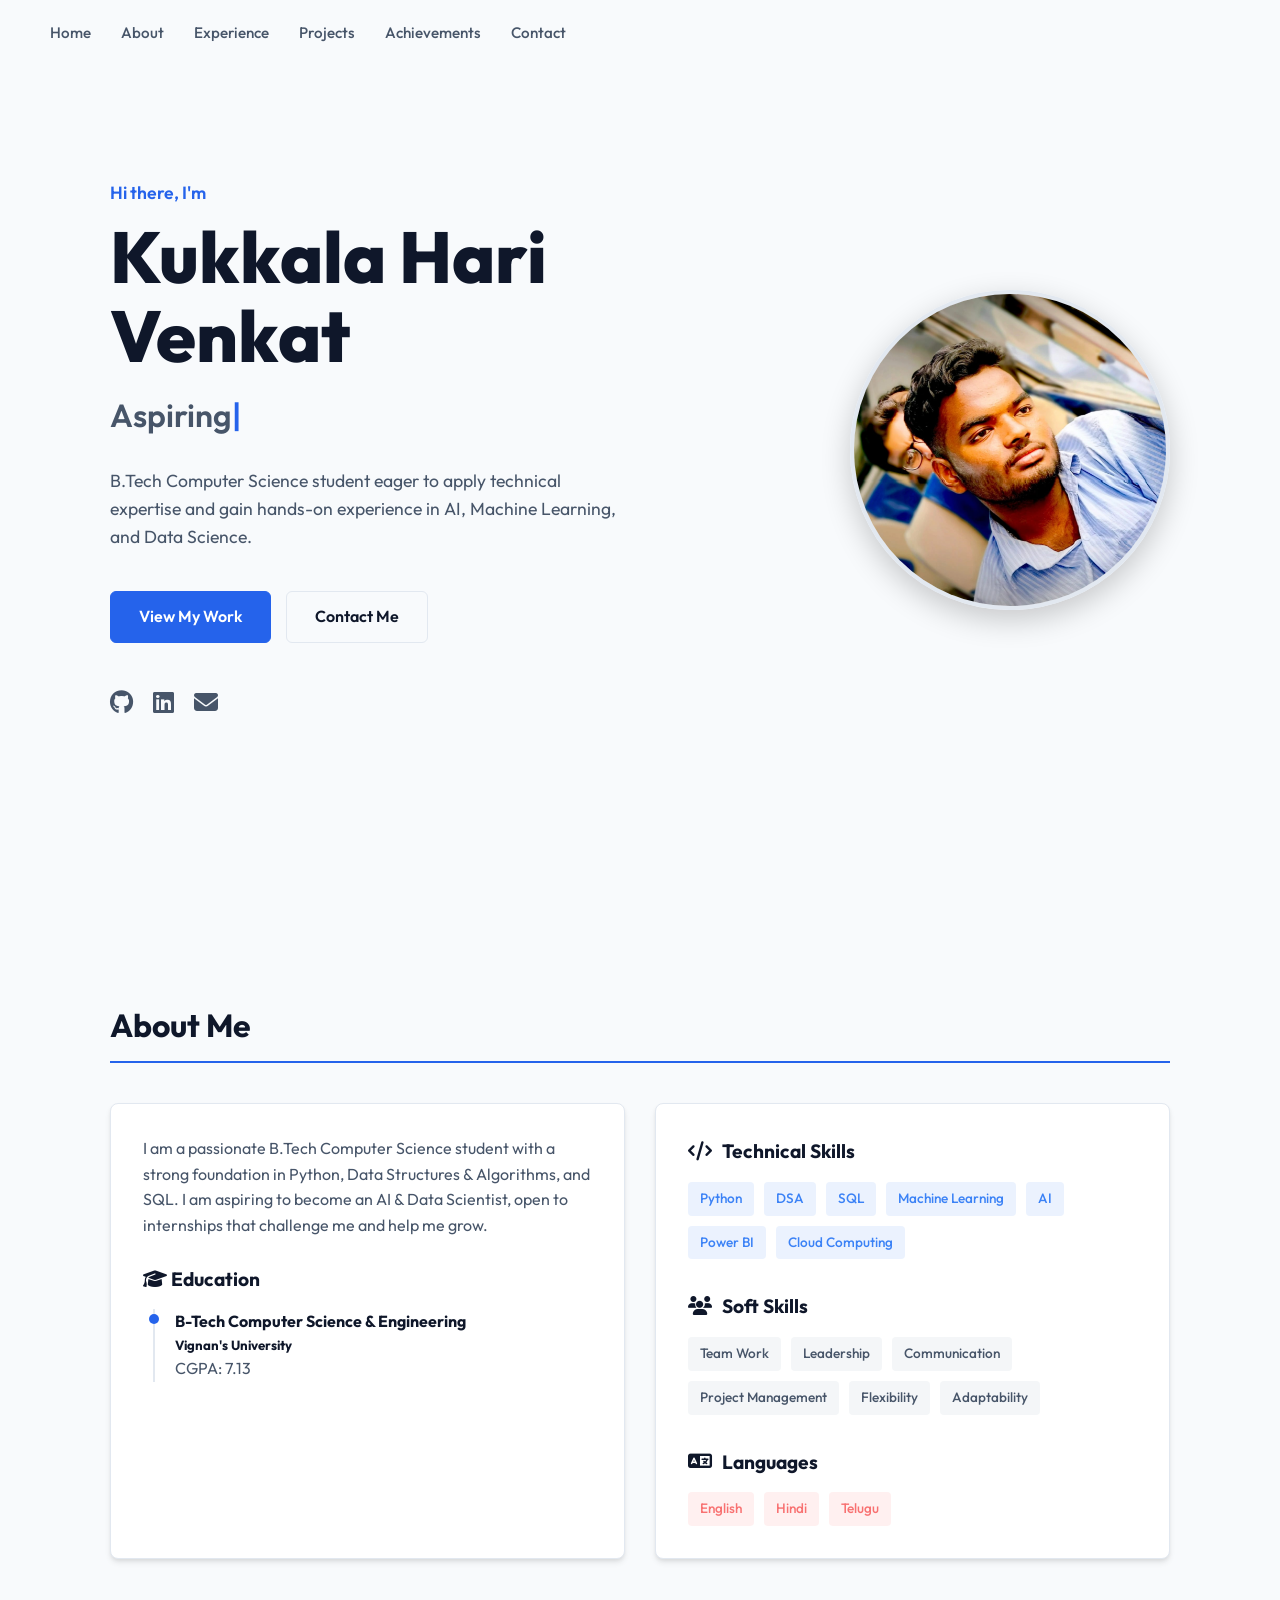
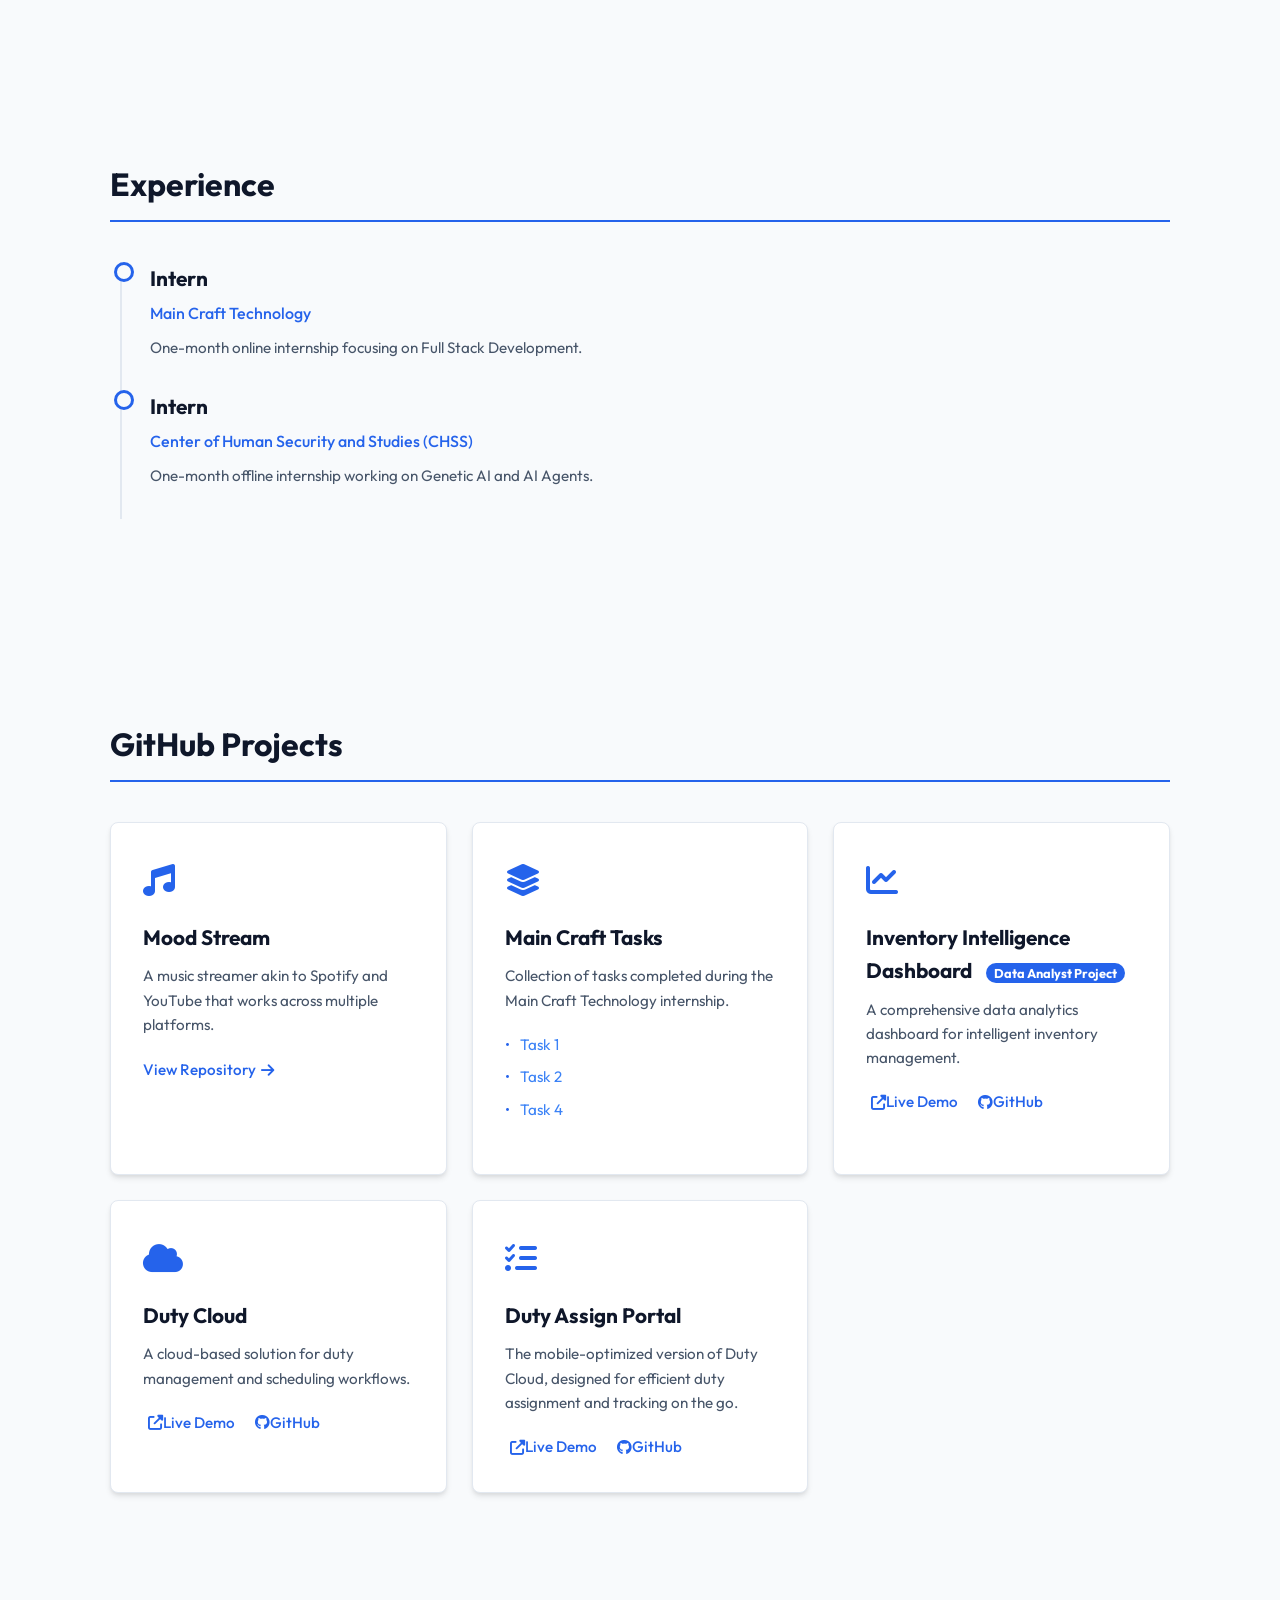
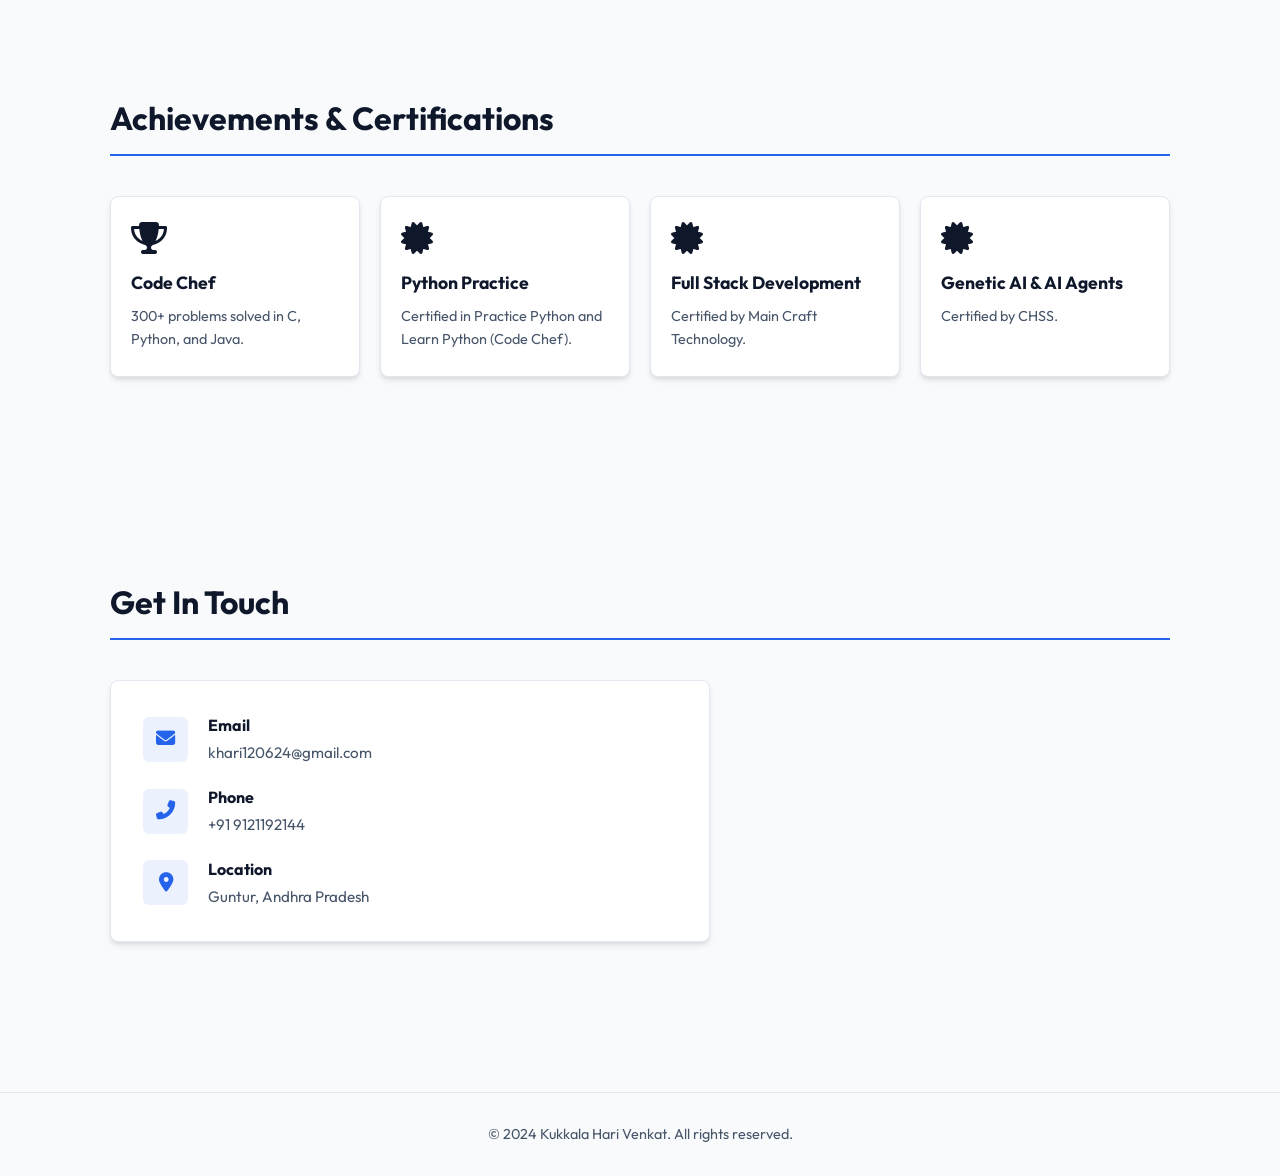
<file: index.html>
<!DOCTYPE html>
<html lang="en">
<head>
    <meta charset="UTF-8">
    <meta name="viewport" content="width=device-width, initial-scale=1.0">
    <title>Kukkala Hari Venkat - Portfolio</title>
    <meta name="description" content="Portfolio of Kukkala Hari Venkat, Aspiring AI & Data Scientist, B.Tech CSE Student.">
    <link rel="preconnect" href="https://fonts.googleapis.com">
    <link rel="preconnect" href="https://fonts.gstatic.com" crossorigin>
    <link href="https://fonts.googleapis.com/css2?family=Outfit:wght@300;400;600;800&display=swap" rel="stylesheet">
    <link rel="stylesheet" href="https://cdnjs.cloudflare.com/ajax/libs/font-awesome/6.4.0/css/all.min.css">
    <link rel="stylesheet" href="styles.css">
</head>
<body>

    <nav class="navbar">
        <ul class="nav-links">
            <li><a href="#home">Home</a></li>
            <li><a href="#about">About</a></li>
            <li><a href="#experience">Experience</a></li>
            <li><a href="#projects">Projects</a></li>
            <li><a href="#achievements">Achievements</a></li>
            <li><a href="#contact">Contact</a></li>
        </ul>
        <div class="hamburger">
            <i class="fas fa-bars"></i>
        </div>
    </nav>

    <main>
        <!-- Home Section -->
        <section id="home" class="hero section-reveal">
            <div class="hero-container">
                <div class="hero-content">
                <p class="greeting">Hi there, I'm</p>
                <h1 class="name">Kukkala Hari Venkat</h1>
                <h2 class="title">
                    <span class="typing-text"></span><span class="cursor-blink">|</span>
                </h2>
                <p class="summary">
                    B.Tech Computer Science student eager to apply technical expertise and gain hands-on experience in AI, Machine Learning, and Data Science.
                </p>
                <div class="hero-buttons">
                    <a href="#projects" class="btn primary-btn">View My Work</a>
                    <a href="#contact" class="btn secondary-btn">Contact Me</a>
                </div>
                <div class="social-links">
                    <a href="https://github.com/khari120624-a11y/" target="_blank" aria-label="GitHub"><i class="fab fa-github"></i></a>
                    <a href="https://linkedin.com/in/kukkla-hari-venkat-120624aec" target="_blank" aria-label="LinkedIn"><i class="fab fa-linkedin"></i></a>
                    <a href="mailto:khari120624@gmail.com" aria-label="Email"><i class="fas fa-envelope"></i></a>
                </div>
            </div>
            <div class="hero-image">
                <img src="profile.jpg.png" alt="Kukkala Hari Venkat" class="profile-pic">
            </div>
        </section>

        <!-- About Section -->
        <section id="about" class="section-reveal">
            <h2 class="section-title">About Me</h2>
            <div class="about-container">
                <div class="about-text glass-card">
                    <p>I am a passionate B.Tech Computer Science student with a strong foundation in Python, Data Structures & Algorithms, and SQL. I am aspiring to become an AI & Data Scientist, open to internships that challenge me and help me grow.</p>
                    
                    <div class="education">
                        <h3><i class="fas fa-graduation-cap"></i> Education</h3>
                        <div class="timeline-item">
                            <h4>B-Tech Computer Science & Engineering</h4>
                            <h5>Vignan's University</h5>
                            <p>CGPA: 7.13</p>
                        </div>
                    </div>
                </div>

                <div class="skills-container glass-card">
                    <h3><i class="fas fa-code"></i> Technical Skills</h3>
                    <div class="skill-tags">
                        <span>Python</span>
                        <span>DSA</span>
                        <span>SQL</span>
                        <span>Machine Learning</span>
                        <span>AI</span>
                        <span>Power BI</span>
                        <span>Cloud Computing</span>
                    </div>

                    <h3 class="mt-2"><i class="fas fa-users"></i> Soft Skills</h3>
                    <div class="skill-tags alt-tags">
                        <span>Team Work</span>
                        <span>Leadership</span>
                        <span>Communication</span>
                        <span>Project Management</span>
                        <span>Flexibility</span>
                        <span>Adaptability</span>
                    </div>

                    <h3 class="mt-2"><i class="fas fa-language"></i> Languages</h3>
                    <div class="skill-tags alt-tags-2">
                        <span>English</span>
                        <span>Hindi</span>
                        <span>Telugu</span>
                    </div>
                </div>
            </div>
        </section>

        <!-- Experience Section -->
        <section id="experience" class="section-reveal">
            <h2 class="section-title">Experience</h2>
            <div class="timeline">
                <div class="timeline-container left">
                    <div class="content glass-card hover-lift">
                        <h2>Intern</h2>
                        <h3>Main Craft Technology</h3>
                        <p>One-month online internship focusing on Full Stack Development.</p>
                    </div>
                </div>
                <div class="timeline-container right">
                    <div class="content glass-card hover-lift">
                        <h2>Intern</h2>
                        <h3>Center of Human Security and Studies (CHSS)</h3>
                        <p>One-month offline internship working on Genetic AI and AI Agents.</p>
                    </div>
                </div>
            </div>
        </section>

        <!-- Projects Section -->
        <section id="projects" class="section-reveal">
            <h2 class="section-title">GitHub Projects</h2>
            <div class="projects-grid">
                <div class="project-card glass-card">
                    <div class="project-icon"><i class="fas fa-music"></i></div>
                    <h3>Mood Stream</h3>
                    <p>A music streamer akin to Spotify and YouTube that works across multiple platforms.</p>
                    <a href="https://github.com/khari120624-a11y/Moodstream.git" target="_blank" class="project-link">View Repository <i class="fas fa-arrow-right"></i></a>
                </div>
                
                <div class="project-card glass-card">
                    <div class="project-icon"><i class="fas fa-layer-group"></i></div>
                    <h3>Main Craft Tasks</h3>
                    <p>Collection of tasks completed during the Main Craft Technology internship.</p>
                    <ul class="task-list">
                        <li><a href="https://github.com/khari120624-a11y/main-craft-task-1.git" target="_blank">Task 1</a></li>
                        <li><a href="https://github.com/khari120624-a11y/maincraft-task-2.git" target="_blank">Task 2</a></li>
                        <li><a href="https://github.com/khari120624-a11y/Maincraft-task-4.git" target="_blank">Task 4</a></li>
                    </ul>
                </div>
                
                <div class="project-card glass-card">
                    <div class="project-icon"><i class="fas fa-chart-line"></i></div>
                    <h3>Inventory Intelligence Dashboard <span style="font-size: 0.8rem; background: var(--primary-color); color: #fff; padding: 2px 8px; border-radius: 12px; margin-left: 10px; vertical-align: middle; white-space: nowrap;">Data Analyst Project</span></h3>
                    <p>A comprehensive data analytics dashboard for intelligent inventory management.</p>
                    <div style="display: flex; gap: 15px; margin-top: 15px;">
                        <a href="https://inventory-intelligence-dashboard.onrender.com" target="_blank" class="project-link"><i class="fas fa-external-link-alt"></i> Live Demo</a>
                        <a href="https://github.com/khari120624-a11y/inventory-intelligence-dashboard.git" target="_blank" class="project-link"><i class="fab fa-github"></i> GitHub</a>
                    </div>
                </div>

                <div class="project-card glass-card">
                    <div class="project-icon"><i class="fas fa-cloud"></i></div>
                    <h3>Duty Cloud</h3>
                    <p>A cloud-based solution for duty management and scheduling workflows.</p>
                    <div style="display: flex; gap: 15px; margin-top: 15px;">
                        <a href="https://duty-cloud.onrender.com" target="_blank" class="project-link"><i class="fas fa-external-link-alt"></i> Live Demo</a>
                        <a href="https://github.com/khari120624-a11y/DUTY-CLOUD.git" target="_blank" class="project-link"><i class="fab fa-github"></i> GitHub</a>
                    </div>
                </div>

                <div class="project-card glass-card">
                    <div class="project-icon"><i class="fas fa-tasks"></i></div>
                    <h3>Duty Assign Portal</h3>
                    <p>The mobile-optimized version of Duty Cloud, designed for efficient duty assignment and tracking on the go.</p>
                    <div style="display: flex; gap: 15px; margin-top: 15px;">
                        <a href="https://khari120624-a11y.github.io/DUTTY-ASSIGIN-PORTRAL/" target="_blank" class="project-link"><i class="fas fa-external-link-alt"></i> Live Demo</a>
                        <a href="https://github.com/khari120624-a11y/DUTTY-ASSIGIN-PORTRAL.git" target="_blank" class="project-link"><i class="fab fa-github"></i> GitHub</a>
                    </div>
                </div>
            </div>
        </section>

        <!-- Achievements Section -->
        <section id="achievements" class="section-reveal">
            <h2 class="section-title">Achievements & Certifications</h2>
            <div class="achievements-grid">
                <div class="achievement-card glass-card hover-lift">
                    <i class="fas fa-trophy achievement-icon"></i>
                    <h3>Code Chef</h3>
                    <p>300+ problems solved in C, Python, and Java.</p>
                </div>
                <div class="achievement-card glass-card hover-lift">
                    <i class="fas fa-certificate achievement-icon"></i>
                    <h3>Python Practice</h3>
                    <p>Certified in Practice Python and Learn Python (Code Chef).</p>
                </div>
                <div class="achievement-card glass-card hover-lift">
                    <i class="fas fa-certificate achievement-icon"></i>
                    <h3>Full Stack Development</h3>
                    <p>Certified by Main Craft Technology.</p>
                </div>
                <div class="achievement-card glass-card hover-lift">
                    <i class="fas fa-certificate achievement-icon"></i>
                    <h3>Genetic AI & AI Agents</h3>
                    <p>Certified by CHSS.</p>
                </div>
            </div>
        </section>

        <!-- Contact Section -->
        <section id="contact" class="section-reveal">
            <h2 class="section-title">Get In Touch</h2>
            <div class="contact-container glass-card">
                <div class="contact-info">
                    <div class="contact-item">
                        <div class="icon"><i class="fas fa-envelope"></i></div>
                        <div>
                            <h4>Email</h4>
                            <p><a href="mailto:khari120624@gmail.com">khari120624@gmail.com</a></p>
                        </div>
                    </div>
                    <div class="contact-item">
                        <div class="icon"><i class="fas fa-phone-alt"></i></div>
                        <div>
                            <h4>Phone</h4>
                            <p><a href="tel:+919121192144">+91 9121192144</a></p>
                        </div>
                    </div>
                    <div class="contact-item">
                        <div class="icon"><i class="fas fa-map-marker-alt"></i></div>
                        <div>
                            <h4>Location</h4>
                            <p>Guntur, Andhra Pradesh</p>
                        </div>
                    </div>
                </div>
            </div>
        </section>
    </main>

    <footer>
        <p>&copy; 2024 Kukkala Hari Venkat. All rights reserved.</p>
    </footer>


    <script src="script.js"></script>
</body>
</html>
</file>
<file: styles.css>
:root {
    --bg-color: #f8fafc;
    --text-main: #0f172a;
    --text-muted: #475569;
    --primary-color: #2563eb;
    --secondary-color: #3b82f6;
    --card-bg: #ffffff;
    --card-border: #e2e8f0;
    --transition: all 0.2s ease-in-out;
}

* {
    margin: 0;
    padding: 0;
    box-sizing: border-box;
}

body {
    font-family: 'Outfit', -apple-system, BlinkMacSystemFont, 'Segoe UI', Roboto, Helvetica, Arial, sans-serif;
    background-color: var(--bg-color);
    color: var(--text-main);
    line-height: 1.6;
    overflow-x: hidden;
    scroll-behavior: smooth;
}

/* Typography & Layout */
a {
    color: var(--secondary-color);
    text-decoration: none;
    transition: var(--transition);
}

a:hover {
    color: var(--primary-color);
}

main {
    max-width: 1100px;
    margin: 0 auto;
    padding: 0 20px;
}

section {
    padding: 100px 0;
    display: flex;
    flex-direction: column;
    justify-content: center;
}

.section-title {
    font-size: 2rem;
    font-weight: 700;
    margin-bottom: 2.5rem;
    text-align: left;
    color: var(--text-main);
    border-bottom: 2px solid var(--primary-color);
    padding-bottom: 10px;
    display: inline-block;
}

/* Card Utilities */
.glass-card {
    background: var(--card-bg);
    border: 1px solid var(--card-border);
    border-radius: 8px;
    padding: 2rem;
    box-shadow: 0 4px 6px -1px rgba(0, 0, 0, 0.1), 0 2px 4px -1px rgba(0, 0, 0, 0.06);
    transition: var(--transition);
}

.hover-lift:hover {
    transform: translateY(-4px);
    border-color: var(--primary-color);
    box-shadow: 0 10px 15px -3px rgba(0, 0, 0, 0.2), 0 4px 6px -2px rgba(0, 0, 0, 0.1);
}

/* Navbar */
.navbar {
    position: fixed;
    top: 0;
    left: 0;
    width: 100%;
    padding: 20px 50px;
    display: flex;
    justify-content: space-between;
    align-items: center;
    z-index: 1000;
    transition: var(--transition);
    background: var(--bg-color);
    border-bottom: 1px solid transparent;
}

.navbar.scrolled {
    padding: 15px 50px;
    border-bottom: 1px solid var(--card-border);
    box-shadow: 0 4px 6px -1px rgba(0, 0, 0, 0.1);
}

.logo {
    font-size: 1.5rem;
    font-weight: 700;
    color: var(--text-main);
    letter-spacing: 0.5px;
}

.nav-links {
    display: flex;
    list-style: none;
    gap: 30px;
}

.nav-links a {
    color: var(--text-muted);
    font-weight: 500;
    font-size: 0.95rem;
}

.nav-links a:hover {
    color: var(--text-main);
}

.hamburger {
    display: none;
    font-size: 1.5rem;
    cursor: pointer;
}

/* Hero Section */
.hero {
    min-height: 100vh;
    display: flex;
    align-items: center;
    justify-content: center;
}

.hero-container {
    display: flex;
    align-items: center;
    justify-content: space-between;
    width: 100%;
    gap: 40px;
}

.hero-content {
    flex: 1;
    max-width: 600px;
}

.hero-image {
    flex: 1;
    display: flex;
    justify-content: flex-end;
}

.profile-pic {
    width: 320px;
    height: 320px;
    object-fit: cover;
    border-radius: 50%;
    border: 4px solid var(--card-border);
    box-shadow: 0 10px 30px rgba(0, 0, 0, 0.2);
    transition: var(--transition);
}

.profile-pic:hover {
    border-color: var(--primary-color);
    transform: scale(1.02);
}

.greeting {
    font-size: 1.1rem;
    color: var(--primary-color);
    margin-bottom: 10px;
    font-weight: 600;
}

.name {
    font-size: 4.5rem;
    font-weight: 800;
    line-height: 1.1;
    margin-bottom: 15px;
    color: var(--text-main);
}

.title {
    font-size: 2rem;
    color: var(--text-muted);
    margin-bottom: 25px;
    min-height: 2.4rem;
    font-weight: 600;
}

.cursor-blink {
    animation: blink 1s step-end infinite;
    color: var(--primary-color);
}

@keyframes blink {
    50% { opacity: 0; }
}

.summary {
    font-size: 1.1rem;
    color: var(--text-muted);
    max-width: 600px;
    margin-bottom: 40px;
}

.hero-buttons {
    display: flex;
    gap: 15px;
    margin-bottom: 40px;
}

.btn {
    padding: 12px 28px;
    border-radius: 6px;
    font-weight: 600;
    font-size: 1rem;
    transition: var(--transition);
}

.primary-btn {
    background: var(--primary-color);
    color: #fff;
    border: 1px solid var(--primary-color);
}

.primary-btn:hover {
    background: #2563eb;
    border-color: #2563eb;
    color: #fff;
}

.secondary-btn {
    background: transparent;
    border: 1px solid var(--card-border);
    color: var(--text-main);
}

.secondary-btn:hover {
    border-color: var(--text-main);
    background: rgba(255, 255, 255, 0.05);
}

.social-links {
    display: flex;
    gap: 20px;
}

.social-links a {
    font-size: 1.5rem;
    color: var(--text-muted);
}

.social-links a:hover {
    color: var(--primary-color);
    transform: translateY(-2px);
}

/* About Section */
.about-container {
    display: grid;
    grid-template-columns: 1fr 1fr;
    gap: 30px;
}

.about-text p {
    font-size: 1rem;
    color: var(--text-muted);
    margin-bottom: 25px;
}

.education h3 {
    margin-bottom: 15px;
    color: var(--text-main);
    font-size: 1.2rem;
}

.timeline-item {
    border-left: 2px solid var(--card-border);
    padding-left: 20px;
    margin-left: 10px;
    position: relative;
}

.timeline-item::before {
    content: '';
    position: absolute;
    left: -6px;
    top: 5px;
    width: 10px;
    height: 10px;
    background: var(--primary-color);
    border-radius: 50%;
}

.skill-tags {
    display: flex;
    flex-wrap: wrap;
    gap: 10px;
    margin-top: 15px;
}

.skill-tags span {
    padding: 6px 12px;
    background: rgba(59, 130, 246, 0.1);
    color: var(--secondary-color);
    border-radius: 4px;
    font-size: 0.85rem;
    font-weight: 500;
}

.alt-tags span {
    background: rgba(148, 163, 184, 0.1);
    color: var(--text-muted);
}

.alt-tags-2 span {
    background: rgba(248, 113, 113, 0.1);
    color: #f87171;
}

.mt-2 {
    margin-top: 2rem;
}

.skills-container h3 {
    color: var(--text-main);
    display: flex;
    align-items: center;
    gap: 10px;
    font-size: 1.2rem;
}

/* Experience Timeline */
.timeline {
    position: relative;
    max-width: 900px;
    margin: 0;
}

.timeline::after {
    content: '';
    position: absolute;
    width: 2px;
    background: var(--card-border);
    top: 0;
    bottom: 0;
    left: 10px;
}

.timeline-container {
    padding: 0 0 30px 40px;
    position: relative;
    background-color: inherit;
    width: 100%;
}

.timeline-container::after {
    content: '';
    position: absolute;
    width: 14px;
    height: 14px;
    left: 4px;
    background-color: var(--bg-color);
    border: 3px solid var(--primary-color);
    top: 0;
    border-radius: 50%;
    z-index: 1;
}

.timeline .content {
    padding: 0;
    background: transparent;
    border: none;
    box-shadow: none;
}
.timeline .content h2 { color: var(--text-main); font-size: 1.3rem; margin-bottom: 5px;}
.timeline .content h3 { font-weight: 500; font-size: 1rem; color: var(--primary-color); margin-bottom: 10px;}
.timeline .content p { color: var(--text-muted); font-size: 0.95rem;}

/* Projects Grid */
.projects-grid {
    display: grid;
    grid-template-columns: repeat(auto-fit, minmax(320px, 1fr));
    gap: 25px;
}

.project-card {
    position: relative;
}

.project-icon {
    font-size: 2rem;
    color: var(--primary-color);
    margin-bottom: 15px;
}

.project-card h3 {
    font-size: 1.3rem;
    margin-bottom: 10px;
    color: var(--text-main);
}

.project-card p {
    color: var(--text-muted);
    margin-bottom: 20px;
    font-size: 0.95rem;
}

.task-list {
    list-style: none;
    margin-bottom: 20px;
}

.task-list li {
    margin-bottom: 8px;
    font-size: 0.95rem;
}
.task-list li::before {
    content: '•';
    color: var(--primary-color);
    margin-right: 10px;
}

.project-link {
    display: inline-flex;
    align-items: center;
    font-weight: 500;
    color: var(--primary-color);
    font-size: 0.95rem;
}
.project-link:hover { color: var(--secondary-color); }
.project-link i { margin-left: 5px; transition: transform 0.2s; }
.project-link:hover i { transform: translateX(4px); }

/* Achievements Grid */
.achievements-grid {
    display: grid;
    grid-template-columns: repeat(auto-fit, minmax(220px, 1fr));
    gap: 20px;
}

.achievement-card {
    text-align: left;
    padding: 25px 20px;
}

.achievement-icon {
    font-size: 2rem;
    color: var(--text-main);
    margin-bottom: 15px;
}

.achievement-card h3 {
    margin-bottom: 8px;
    font-size: 1.1rem;
    color: var(--text-main);
}

.achievement-card p {
    color: var(--text-muted);
    font-size: 0.9rem;
}

/* Contact Section */
.contact-container {
    max-width: 600px;
    margin: 0;
}

.contact-info {
    display: flex;
    flex-direction: column;
    gap: 20px;
}

.contact-item {
    display: flex;
    align-items: center;
    gap: 20px;
}

.contact-item .icon {
    width: 45px;
    height: 45px;
    background: rgba(59, 130, 246, 0.1);
    border-radius: 6px;
    display: flex;
    justify-content: center;
    align-items: center;
    font-size: 1.2rem;
    color: var(--primary-color);
}

.contact-item h4 {
    font-size: 1rem;
    margin-bottom: 2px;
    color: var(--text-main);
}

.contact-item p, .contact-item a {
    color: var(--text-muted);
    font-size: 0.95rem;
}
.contact-item a:hover { color: var(--primary-color); }

footer {
    text-align: center;
    padding: 30px;
    border-top: 1px solid var(--card-border);
    color: var(--text-muted);
    margin-top: 50px;
    font-size: 0.9rem;
}

/* Animations */
.section-reveal {
    opacity: 0;
    transform: translateY(20px);
    transition: all 0.6s ease-out;
}

.section-reveal.active {
    opacity: 1;
    transform: translateY(0);
}

/* Responsive Design */
@media screen and (max-width: 900px) {
    .hero-container {
        flex-direction: column-reverse;
        text-align: center;
        padding-top: 60px;
    }
    .hero-image {
        justify-content: center;
        margin-bottom: 30px;
    }
    .profile-pic {
        width: 250px;
        height: 250px;
    }
    .hero-content {
        align-items: center;
        display: flex;
        flex-direction: column;
    }
    .about-container { grid-template-columns: 1fr; }
    .name { font-size: 3.5rem; }
}

@media screen and (max-width: 768px) {
    .nav-links {
        position: absolute;
        top: 100%;
        left: 0;
        width: 100%;
        background: var(--card-bg);
        flex-direction: column;
        align-items: center;
        padding: 20px 0;
        gap: 20px;
        border-bottom: 1px solid var(--card-border);
        display: none;
    }
    .nav-links.active { display: flex; }
    .hamburger { display: block; }
    .name { font-size: 2.8rem; }
    .title { font-size: 1.5rem; }
    section { padding: 80px 0; }
}
</file>
